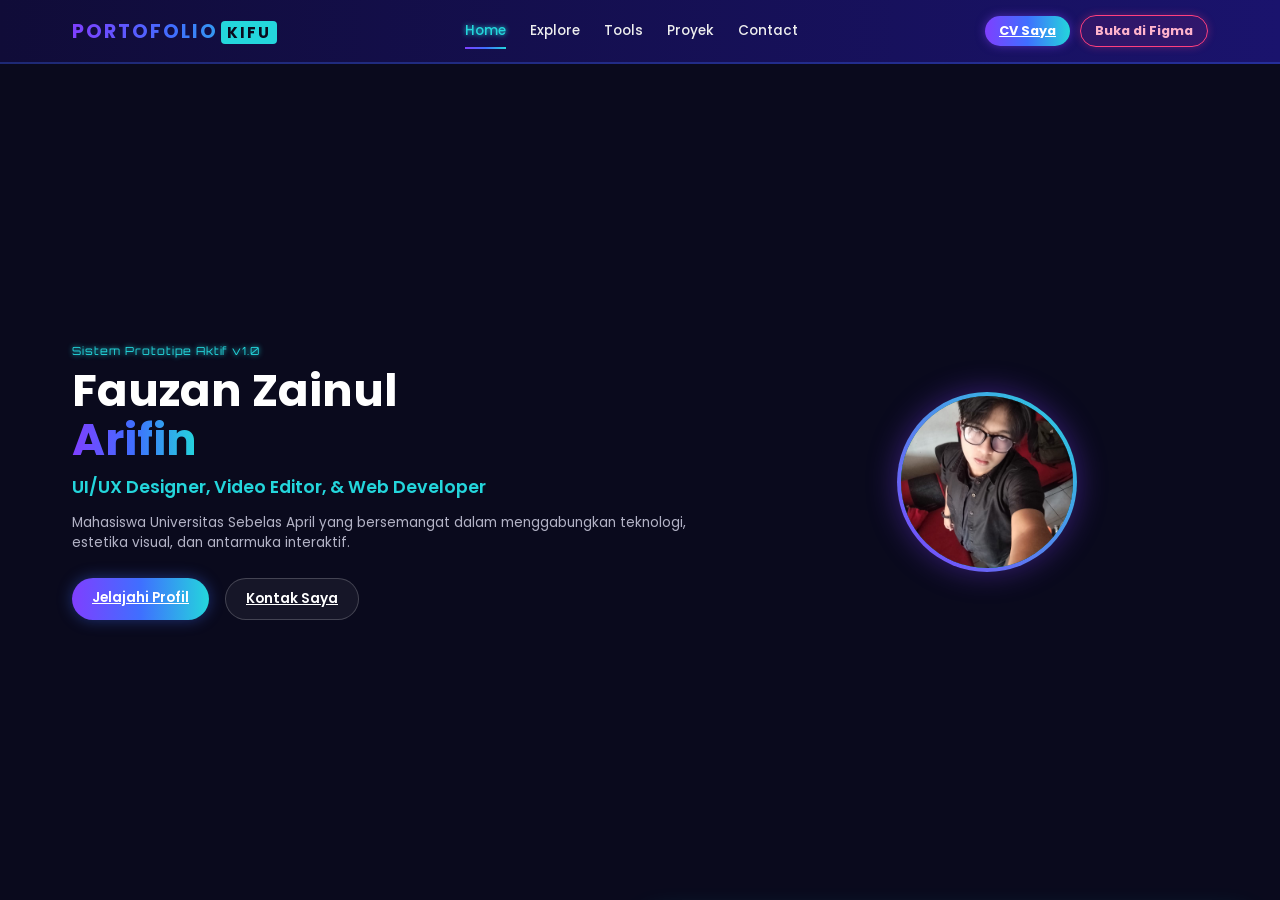
<file: robotic-portfolio/index.html>
<!DOCTYPE html>
<html lang="id">
<head>
  <meta charset="UTF-8" />
  <meta name="viewport" content="width=device-width, initial-scale=1.0" />
  <title>Portofolio Fauzan - Home</title>
  <link rel="stylesheet" href="style.css" />
  <link href="https://fonts.googleapis.com/css2?family=Orbitron:wght@400;700;900&family=Poppins:wght@300;400;500;600;700&display=swap" rel="stylesheet">
</head>
<body class="website-mode">
  <div class="website-container" id="workspace-website">
    <div class="play-screen active">
      <div class="screen-content">
            <header class="mock-header">
              <a href="index.html" class="mock-logo prototype-hotspot" data-target="screen-home">PORTOFOLIO<span>KIFU</span></a>
              <nav class="mock-nav">
                <a href="index.html" class="mock-nav-item active prototype-hotspot" id="s1-nav-home" data-target="screen-home">Home</a>
                <a href="explore.html" class="mock-nav-item prototype-hotspot" id="s1-nav-explore" data-target="screen-explore">Explore</a>
                <a href="tools.html" class="mock-nav-item prototype-hotspot" id="s1-nav-tools" data-target="screen-tools">Tools</a>
                <a href="projects.html" class="mock-nav-item prototype-hotspot" id="s1-nav-projects" data-target="screen-projects">Proyek</a>
                <a href="contact.html" class="mock-nav-item prototype-hotspot" id="s1-nav-contact" data-target="screen-contact">Contact</a>
              </nav>
              <div class="header-actions-group">
                <a href="cv.html" class="mock-btn-cv prototype-hotspot" id="s1-btn-cv" data-target="screen-cv">CV Saya</a>
                <a href="https://www.figma.com/design/xmbiVAxvjrxVwUQPai2xRK/Untitled?node-id=0-1&t=Q7VNuvc6Y4QbdU9h-1" target="_blank" class="mock-btn-figma">Buka di Figma</a>
              </div>
            </header>
            <main class="mock-main">
              <div class="hero-section">
                <div class="hero-left">
                  <div class="hero-tag">Sistem Prototipe Aktif v1.0</div>
                  <h1 class="hero-title">Fauzan Zainul<br><span>Arifin</span></h1>
                  <p class="hero-subtitle">UI/UX Designer, Video Editor, & Web Developer</p>
                  <p class="hero-desc">Mahasiswa Universitas Sebelas April yang bersemangat dalam menggabungkan teknologi, estetika visual, dan antarmuka interaktif.</p>
                  <div class="hero-actions">
                    <a href="explore.html" class="hero-btn-primary prototype-hotspot" id="s1-hero-explore" data-target="screen-explore">Jelajahi Profil</a>
                    <a href="contact.html" class="hero-btn-secondary prototype-hotspot" id="s1-hero-contact" data-target="screen-contact">Kontak Saya</a>
                  </div>
                </div>
                <div class="hero-right">
                  <div class="avatar-glow">
                    <div class="avatar-frame">
                      <div class="avatar-placeholder">
                        <span class="pulse-ring"></span>
                        <img src="gw.jpeg" alt="Fauzan Zainul Arifin" class="avatar-img" />
                      </div>
                    </div>
                  </div>
                </div>
              </div>
            </main>
          </div>
    </div>
  </div>
  
  <!-- Floating Toast Notification -->
  <div class="success-toast" id="submit-toast">
    <div class="toast-content">
      <span class="toast-icon">✉️</span>
      <div>
        <h4>Pesan Berhasil Terkirim!</h4>
        <p>Terima kasih. Formulir telah disimulasikan dan Anda dialihkan kembali ke Home.</p>
      </div>
    </div>
  </div>
  
  <script src="script.js"></script>
</body>
</html>
</file>
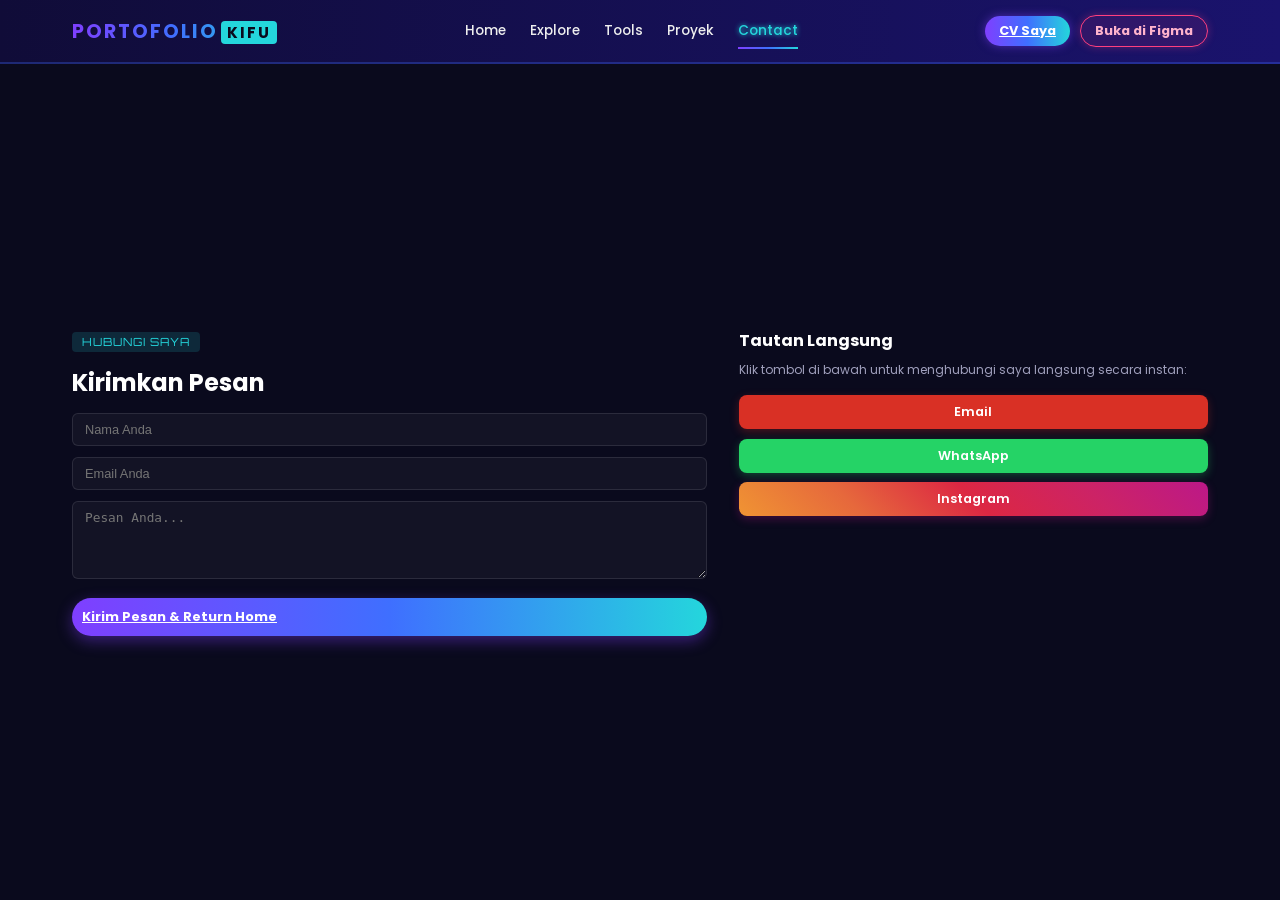
<file: robotic-portfolio/contact.html>
<!DOCTYPE html>
<html lang="id">
<head>
  <meta charset="UTF-8" />
  <meta name="viewport" content="width=device-width, initial-scale=1.0" />
  <title>Portofolio Fauzan - Contact</title>
  <link rel="stylesheet" href="style.css" />
  <link href="https://fonts.googleapis.com/css2?family=Orbitron:wght@400;700;900&family=Poppins:wght@300;400;500;600;700&display=swap" rel="stylesheet">
</head>
<body class="website-mode">
  <div class="website-container" id="workspace-website">
    <div class="play-screen active">
      <div class="screen-content">
            <header class="mock-header">
              <a href="index.html" class="mock-logo prototype-hotspot" data-target="screen-home">PORTOFOLIO<span>KIFU</span></a>
              <nav class="mock-nav">
                <a href="index.html" class="mock-nav-item prototype-hotspot" id="s8-nav-home" data-target="screen-home">Home</a>
                <a href="explore.html" class="mock-nav-item prototype-hotspot" id="s8-nav-explore" data-target="screen-explore">Explore</a>
                <a href="tools.html" class="mock-nav-item prototype-hotspot" id="s8-nav-tools" data-target="screen-tools">Tools</a>
                <a href="projects.html" class="mock-nav-item prototype-hotspot" id="s8-nav-projects" data-target="screen-projects">Proyek</a>
                <a href="contact.html" class="mock-nav-item active prototype-hotspot" id="s8-nav-contact" data-target="screen-contact">Contact</a>
              </nav>
              <div class="header-actions-group">
                <a href="cv.html" class="mock-btn-cv prototype-hotspot" id="s8-btn-cv" data-target="screen-cv">CV Saya</a>
                <a href="https://www.figma.com/design/xmbiVAxvjrxVwUQPai2xRK/Untitled?node-id=0-1&t=Q7VNuvc6Y4QbdU9h-1" target="_blank" class="mock-btn-figma">Buka di Figma</a>
              </div>
            </header>
            <main class="mock-main">
              <div class="contact-section-inner">
                <div class="contact-left">
                  <div class="section-badge">HUBUNGI SAYA</div>
                  <h2>Kirimkan Pesan</h2>
                  <form class="contact-form-sim" onsubmit="event.preventDefault(); triggerSubmitSim();">
                    <input type="text" placeholder="Nama Anda" class="contact-input" required />
                    <input type="email" placeholder="Email Anda" class="contact-input" required />
                    <textarea placeholder="Pesan Anda..." class="contact-textarea" rows="4" required></textarea>
                    <!-- Form submit triggers transition back to Home with a success toast -->
                    <a href="index.html" class="contact-btn-submit prototype-hotspot" id="s8-btn-submit" data-target="screen-home" onclick="triggerSubmitSim()">Kirim Pesan & Return Home</a>
                  </form>
                </div>
                <div class="contact-right">
                  <h3>Tautan Langsung</h3>
                  <p>Klik tombol di bawah untuk menghubungi saya langsung secara instan:</p>
                  <div class="direct-links-grid">
                    <a href="https://mail.google.com/mail/?view=cm&fs=1&to=fauzanzainularifin14@gmail.com" target="_blank" class="contact-social-btn email-btn">
                      <span>Email</span>
                    </a>
                    <a href="https://wa.me/6281368740383?text=halo%20kak%20fauzan%20saya%20ingin%20berkenalan%20dengan%20anda" target="_blank" class="contact-social-btn wa-btn">
                      <span>WhatsApp</span>
                    </a>
                    <a href="https://www.instagram.com/holdupp_zannn" target="_blank" class="contact-social-btn ig-btn">
                      <span>Instagram</span>
                    </a>
                  </div>
                </div>
              </div>
            </main>
          </div>
    </div>
  </div>
  
  
  
  <script src="script.js"></script>
</body>
</html>
</file>
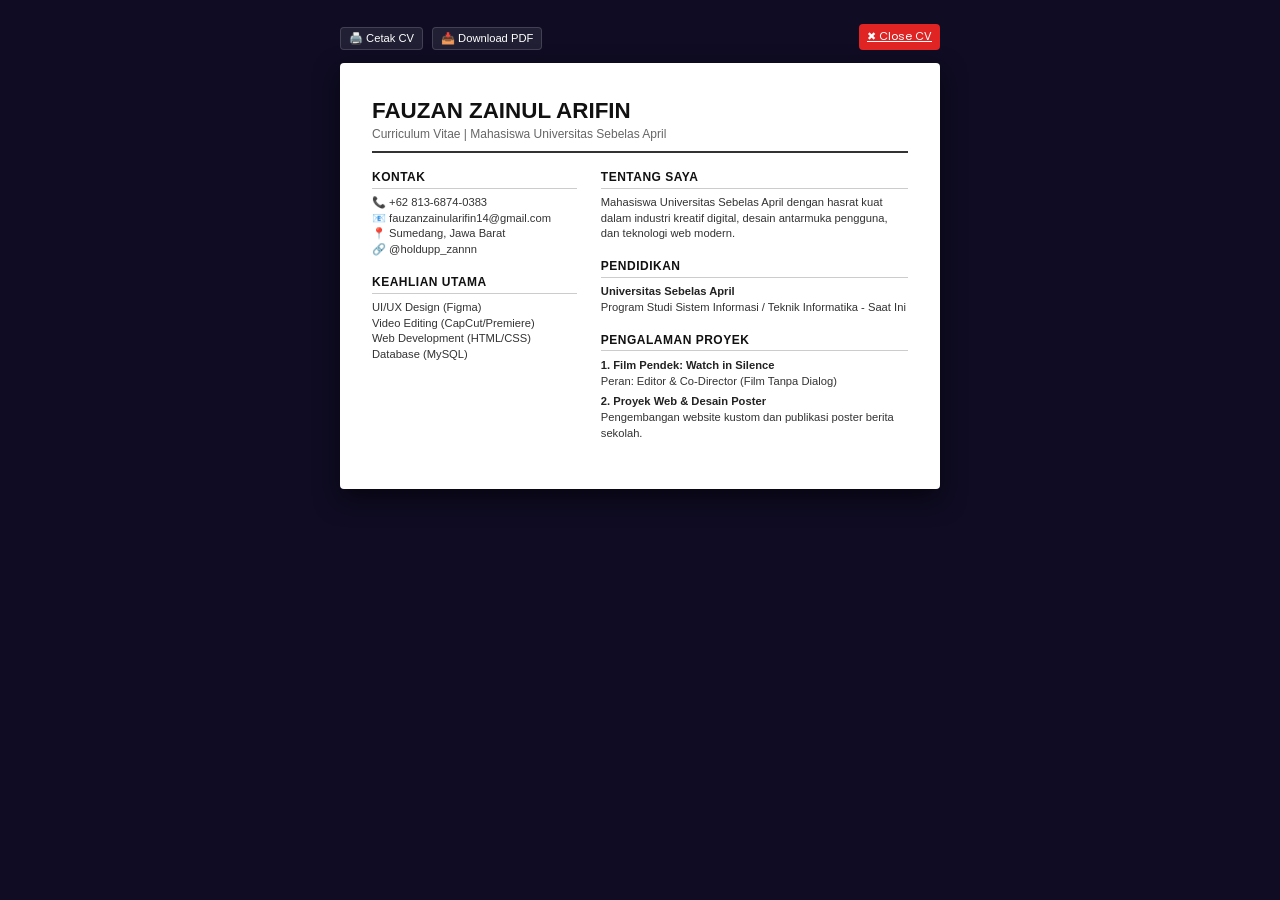
<file: robotic-portfolio/cv.html>
<!DOCTYPE html>
<html lang="id">
<head>
  <meta charset="UTF-8" />
  <meta name="viewport" content="width=device-width, initial-scale=1.0" />
  <title>Portofolio Fauzan - CV Saya</title>
  <link rel="stylesheet" href="style.css" />
  <link href="https://fonts.googleapis.com/css2?family=Orbitron:wght@400;700;900&family=Poppins:wght@300;400;500;600;700&display=swap" rel="stylesheet">
</head>
<body class="website-mode">
  <div class="website-container" id="workspace-website">
    <div class="play-screen active">
      <div class="screen-content bg-grid-cv">
            <div class="cv-app-container">
              <div class="cv-doc-header">
                <div class="cv-doc-actions">
                  <button class="cv-action-btn print-btn">🖨️ Cetak CV</button>
                  <button class="cv-action-btn download-btn">📥 Download PDF</button>
                </div>
                <a href="index.html" class="cv-close-btn prototype-hotspot" id="s9-btn-close" data-target="screen-home">✖ Close CV</a>
              </div>
              <div class="cv-paper">
                <div class="cv-hero-banner">
                  <h2>FAUZAN ZAINUL ARIFIN</h2>
                  <p>Curriculum Vitae | Mahasiswa Universitas Sebelas April</p>
                </div>
                <div class="cv-body-grid">
                  <div class="cv-col-left">
                    <div class="cv-sec">
                      <h4>KONTAK</h4>
                      <ul>
                        <li>📞 +62 813-6874-0383</li>
                        <li>📧 fauzanzainularifin14@gmail.com</li>
                        <li>📍 Sumedang, Jawa Barat</li>
                        <li>🔗 @holdupp_zannn</li>
                      </ul>
                    </div>
                    <div class="cv-sec">
                      <h4>KEAHLIAN UTAMA</h4>
                      <ul>
                        <li>UI/UX Design (Figma)</li>
                        <li>Video Editing (CapCut/Premiere)</li>
                        <li>Web Development (HTML/CSS)</li>
                        <li>Database (MySQL)</li>
                      </ul>
                    </div>
                  </div>
                  <div class="cv-col-right">
                    <div class="cv-sec">
                      <h4>TENTANG SAYA</h4>
                      <p>Mahasiswa Universitas Sebelas April dengan hasrat kuat dalam industri kreatif digital, desain antarmuka pengguna, dan teknologi web modern.</p>
                    </div>
                    <div class="cv-sec">
                      <h4>PENDIDIKAN</h4>
                      <strong>Universitas Sebelas April</strong>
                      <p>Program Studi Sistem Informasi / Teknik Informatika - Saat Ini</p>
                    </div>
                    <div class="cv-sec">
                      <h4>PENGALAMAN PROYEK</h4>
                      <strong>1. Film Pendek: Watch in Silence</strong>
                      <p>Peran: Editor & Co-Director (Film Tanpa Dialog)</p>
                      <strong>2. Proyek Web & Desain Poster</strong>
                      <p>Pengembangan website kustom dan publikasi poster berita sekolah.</p>
                    </div>
                  </div>
                </div>
              </div>
            </div>
          </div>
    </div>
  </div>
  
  
  
  <script src="script.js"></script>
</body>
</html>
</file>
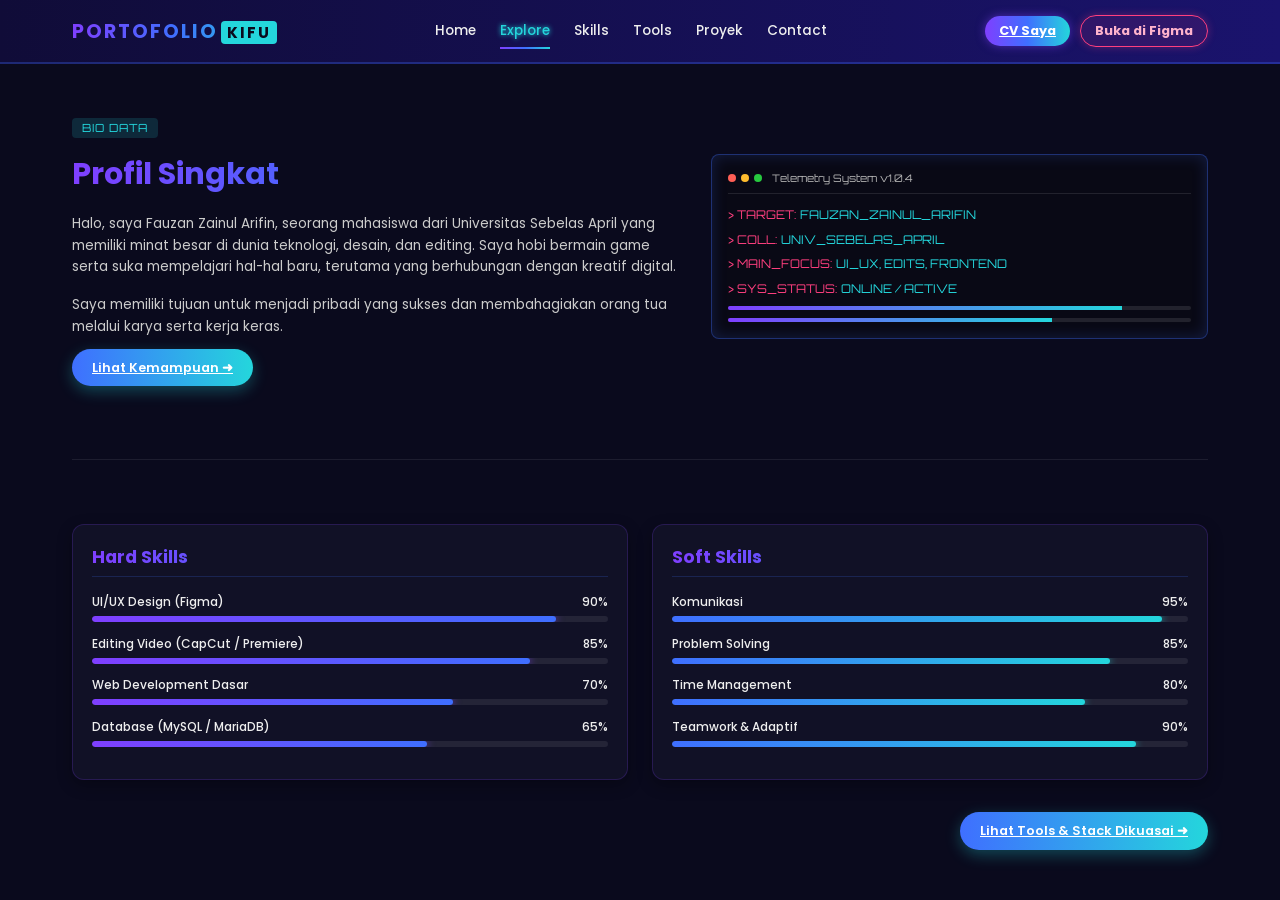
<file: robotic-portfolio/explore.html>
<!DOCTYPE html>
<html lang="id">
<head>
  <meta charset="UTF-8" />
  <meta name="viewport" content="width=device-width, initial-scale=1.0" />
  <title>Portofolio Fauzan - Explore</title>
  <link rel="stylesheet" href="style.css" />
  <link href="https://fonts.googleapis.com/css2?family=Orbitron:wght@400;700;900&family=Poppins:wght@300;400;500;600;700&display=swap" rel="stylesheet">
</head>
<body class="website-mode">
  <div class="website-container" id="workspace-website">
    <div class="play-screen active">
      <div class="screen-content">
            <header class="mock-header">
              <a href="index.html" class="mock-logo prototype-hotspot" data-target="screen-home">PORTOFOLIO<span>KIFU</span></a>
              <nav class="mock-nav">
                <a href="index.html" class="mock-nav-item prototype-hotspot" id="s2-nav-home" data-target="screen-home">Home</a>
                <a href="explore.html" class="mock-nav-item active prototype-hotspot" id="s2-nav-explore" data-target="screen-explore">Explore</a>
                <a href="#skills-section" class="mock-nav-item prototype-hotspot" id="s2-nav-skills" data-target="screen-skills">Skills</a>
                <a href="tools.html" class="mock-nav-item prototype-hotspot" id="s2-nav-tools" data-target="screen-tools">Tools</a>
                <a href="projects.html" class="mock-nav-item prototype-hotspot" id="s2-nav-projects" data-target="screen-projects">Proyek</a>
                <a href="contact.html" class="mock-nav-item prototype-hotspot" id="s2-nav-contact" data-target="screen-contact">Contact</a>
              </nav>
              <div class="header-actions-group">
                <a href="cv.html" class="mock-btn-cv prototype-hotspot" id="s2-btn-cv" data-target="screen-cv">CV Saya</a>
                <a href="https://www.figma.com/design/xmbiVAxvjrxVwUQPai2xRK/Untitled?node-id=0-1&t=Q7VNuvc6Y4QbdU9h-1" target="_blank" class="mock-btn-figma">Buka di Figma</a>
              </div>
            </header>
            <main class="mock-main">
              <div class="explore-section">
                <div class="explore-left">
                  <div class="section-badge">BIO DATA</div>
                  <h2 class="section-title">Profil Singkat</h2>
                  <p class="explore-p">Halo, saya Fauzan Zainul Arifin, seorang mahasiswa dari Universitas Sebelas April yang memiliki minat besar di dunia teknologi, desain, dan editing. Saya hobi bermain game serta suka mempelajari hal-hal baru, terutama yang berhubungan dengan kreatif digital.</p>
                  <p class="explore-p">Saya memiliki tujuan untuk menjadi pribadi yang sukses dan membahagiakan orang tua melalui karya serta kerja keras.</p>
                  <a href="explore.html#skills-section" class="explore-btn-next prototype-hotspot" id="s2-btn-skills" data-target="screen-skills">Lihat Kemampuan ➜</a>
                </div>
                <div class="explore-right">
                  <div class="robotic-terminal">
                    <div class="terminal-header">
                      <span class="dot red"></span>
                      <span class="dot yellow"></span>
                      <span class="dot green"></span>
                      <span class="terminal-title">Telemetry System v1.0.4</span>
                    </div>
                    <div class="terminal-body">
                      <div class="term-row"><span class="lbl">> TARGET:</span> <span class="val">FAUZAN_ZAINUL_ARIFIN</span></div>
                      <div class="term-row"><span class="lbl">> COLL:</span> <span class="val">UNIV_SEBELAS_APRIL</span></div>
                      <div class="term-row"><span class="lbl">> MAIN_FOCUS:</span> <span class="val">UI_UX, EDITS, FRONTEND</span></div>
                      <div class="term-row"><span class="lbl">> SYS_STATUS:</span> <span class="val pulse-text">ONLINE / ACTIVE</span></div>
                      <div class="term-graph">
                        <div class="bar-fill" style="width: 85%;"></div>
                      </div>
                      <div class="term-graph">
                        <div class="bar-fill" style="width: 70%; animation-delay: 0.5s;"></div>
                      </div>
                    </div>
                  </div>
                </div>
              </div>
              <!-- Combined Skills Section -->
              <div class="skills-layout" id="skills-section" style="margin-top: 5rem; border-top: 1px solid rgba(255, 255, 255, 0.08); padding-top: 4rem;">
                <div class="skills-card">
                  <h3>Hard Skills</h3>
                  <div class="skill-item-bar">
                    <div class="skill-info"><span>UI/UX Design (Figma)</span><span>90%</span></div>
                    <div class="bar-bg"><div class="bar-fill-neon" style="width: 90%;"></div></div>
                  </div>
                  <div class="skill-item-bar">
                    <div class="skill-info"><span>Editing Video (CapCut / Premiere)</span><span>85%</span></div>
                    <div class="bar-bg"><div class="bar-fill-neon" style="width: 85%;"></div></div>
                  </div>
                  <div class="skill-item-bar">
                    <div class="skill-info"><span>Web Development Dasar</span><span>70%</span></div>
                    <div class="bar-bg"><div class="bar-fill-neon" style="width: 70%;"></div></div>
                  </div>
                  <div class="skill-item-bar">
                    <div class="skill-info"><span>Database (MySQL / MariaDB)</span><span>65%</span></div>
                    <div class="bar-bg"><div class="bar-fill-neon" style="width: 65%;"></div></div>
                  </div>
                </div>

                <div class="skills-card">
                  <h3>Soft Skills</h3>
                  <div class="skill-item-bar">
                    <div class="skill-info"><span>Komunikasi</span><span>95%</span></div>
                    <div class="bar-bg"><div class="bar-fill-neon blue" style="width: 95%;"></div></div>
                  </div>
                  <div class="skill-item-bar">
                    <div class="skill-info"><span>Problem Solving</span><span>85%</span></div>
                    <div class="bar-bg"><div class="bar-fill-neon blue" style="width: 85%;"></div></div>
                  </div>
                  <div class="skill-item-bar">
                    <div class="skill-info"><span>Time Management</span><span>80%</span></div>
                    <div class="bar-bg"><div class="bar-fill-neon blue" style="width: 80%;"></div></div>
                  </div>
                  <div class="skill-item-bar">
                    <div class="skill-info"><span>Teamwork & Adaptif</span><span>90%</span></div>
                    <div class="bar-bg"><div class="bar-fill-neon blue" style="width: 90%;"></div></div>
                  </div>
                </div>
              </div>
              <div class="skills-footer">
                <a href="tools.html" class="skills-btn-next prototype-hotspot" id="s3-btn-tools" data-target="screen-tools">Lihat Tools & Stack Dikuasai ➜</a>
              </div>
</main>
          </div>
    </div>
  </div>
  
  
  
  <script src="script.js"></script>
</body>
</html>
</file>
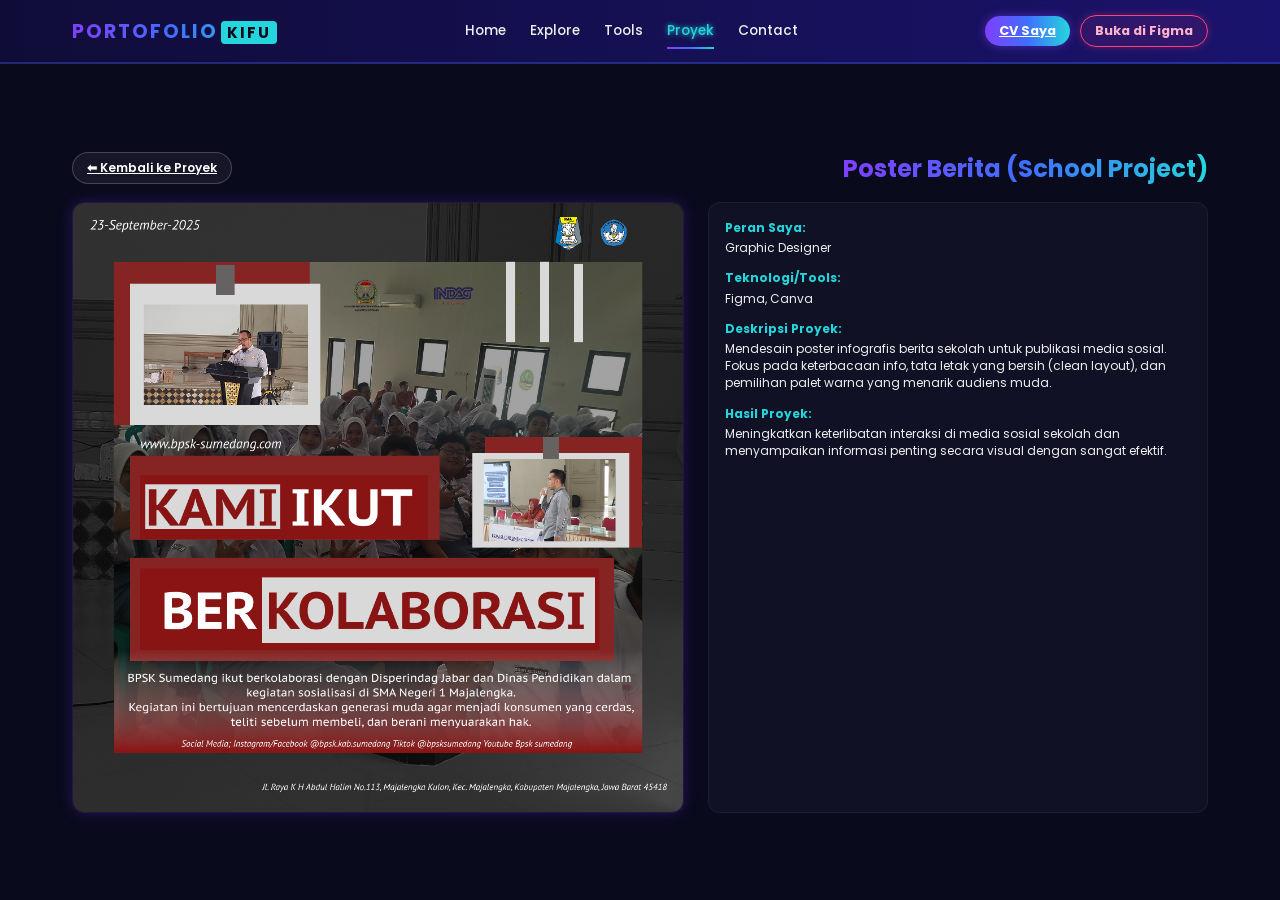
<file: robotic-portfolio/project-detail-3.html>
<!DOCTYPE html>
<html lang="id">
<head>
  <meta charset="UTF-8" />
  <meta name="viewport" content="width=device-width, initial-scale=1.0" />
  <title>Portofolio Fauzan - Poster Berita</title>
  <link rel="stylesheet" href="style.css" />
  <link href="https://fonts.googleapis.com/css2?family=Orbitron:wght@400;700;900&family=Poppins:wght@300;400;500;600;700&display=swap" rel="stylesheet">
</head>
<body class="website-mode">
  <div class="website-container" id="workspace-website">
    <div class="play-screen active">
      <div class="screen-content">
            <header class="mock-header">
              <a href="index.html" class="mock-logo prototype-hotspot" data-target="screen-home">PORTOFOLIO<span>KIFU</span></a>
              <nav class="mock-nav">
                <a href="index.html" class="mock-nav-item prototype-hotspot" id="s10-nav-home" data-target="screen-home">Home</a>
                <a href="explore.html" class="mock-nav-item prototype-hotspot" id="s10-nav-explore" data-target="screen-explore">Explore</a>
                <a href="tools.html" class="mock-nav-item prototype-hotspot" id="s10-nav-tools" data-target="screen-tools">Tools</a>
                <a href="projects.html" class="mock-nav-item active prototype-hotspot" id="s10-nav-projects" data-target="screen-projects">Proyek</a>
                <a href="contact.html" class="mock-nav-item prototype-hotspot" id="s10-nav-contact" data-target="screen-contact">Contact</a>
              </nav>
              <div class="header-actions-group">
                <a href="cv.html" class="mock-btn-cv prototype-hotspot" id="s10-btn-cv" data-target="screen-cv">CV Saya</a>
                <a href="https://www.figma.com/design/xmbiVAxvjrxVwUQPai2xRK/Untitled?node-id=0-1&t=Q7VNuvc6Y4QbdU9h-1" target="_blank" class="mock-btn-figma">Buka di Figma</a>
              </div>
            </header>
            <main class="mock-main">
              <div class="project-detail-layout">
                <div class="detail-header-row">
                  <a href="projects.html" class="btn-back-projects prototype-hotspot" id="s10-btn-back" data-target="screen-projects">⬅ Kembali ke Proyek</a>
                  <h2 class="detail-title">Poster Berita (School Project)</h2>
                </div>
                <div class="detail-grid">
                  <div class="detail-visual">
                    <div class="poster-preview-container">
                      <img src="Instagram post - 2.png" alt="Poster Berita" class="poster-detail-img" />
                    </div>
                  </div>
                  <div class="detail-info-card">
                    <div class="detail-meta-item">
                      <strong>Peran Saya:</strong>
                      <span>Graphic Designer</span>
                    </div>
                    <div class="detail-meta-item">
                      <strong>Teknologi/Tools:</strong>
                      <span>Figma, Canva</span>
                    </div>
                    <div class="detail-meta-item">
                      <strong>Deskripsi Proyek:</strong>
                      <span>Mendesain poster infografis berita sekolah untuk publikasi media sosial. Fokus pada keterbacaan info, tata letak yang bersih (clean layout), dan pemilihan palet warna yang menarik audiens muda.</span>
                    </div>
                    <div class="detail-meta-item">
                      <strong>Hasil Proyek:</strong>
                      <span>Meningkatkan keterlibatan interaksi di media sosial sekolah dan menyampaikan informasi penting secara visual dengan sangat efektif.</span>
                    </div>
                  </div>
                </div>
              </div>
            </main>
          </div>
    </div>
  </div>
  
  
  
  <script src="script.js"></script>
</body>
</html>
</file>
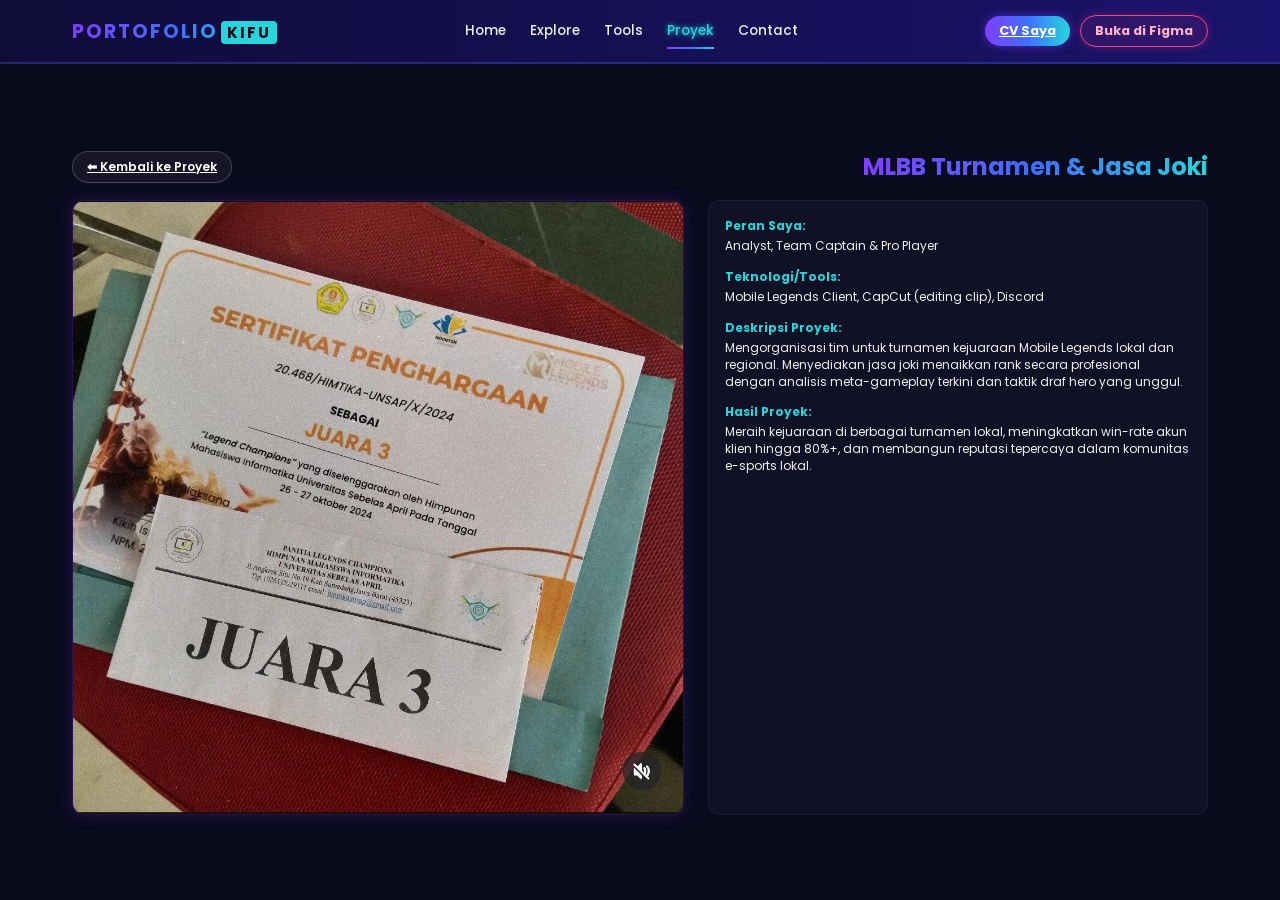
<file: robotic-portfolio/project-detail-4.html>
<!DOCTYPE html>
<html lang="id">
<head>
  <meta charset="UTF-8" />
  <meta name="viewport" content="width=device-width, initial-scale=1.0" />
  <title>Portofolio Fauzan - MLBB Tournament</title>
  <link rel="stylesheet" href="style.css" />
  <link href="https://fonts.googleapis.com/css2?family=Orbitron:wght@400;700;900&family=Poppins:wght@300;400;500;600;700&display=swap" rel="stylesheet">
</head>
<body class="website-mode">
  <div class="website-container" id="workspace-website">
    <div class="play-screen active">
      <div class="screen-content">
            <header class="mock-header">
              <a href="index.html" class="mock-logo prototype-hotspot" data-target="screen-home">PORTOFOLIO<span>KIFU</span></a>
              <nav class="mock-nav">
                <a href="index.html" class="mock-nav-item prototype-hotspot" id="s11-nav-home" data-target="screen-home">Home</a>
                <a href="explore.html" class="mock-nav-item prototype-hotspot" id="s11-nav-explore" data-target="screen-explore">Explore</a>
                <a href="tools.html" class="mock-nav-item prototype-hotspot" id="s11-nav-tools" data-target="screen-tools">Tools</a>
                <a href="projects.html" class="mock-nav-item active prototype-hotspot" id="s11-nav-projects" data-target="screen-projects">Proyek</a>
                <a href="contact.html" class="mock-nav-item prototype-hotspot" id="s11-nav-contact" data-target="screen-contact">Contact</a>
              </nav>
              <div class="header-actions-group">
                <a href="cv.html" class="mock-btn-cv prototype-hotspot" id="s11-btn-cv" data-target="screen-cv">CV Saya</a>
                <a href="https://www.figma.com/design/xmbiVAxvjrxVwUQPai2xRK/Untitled?node-id=0-1&t=Q7VNuvc6Y4QbdU9h-1" target="_blank" class="mock-btn-figma">Buka di Figma</a>
              </div>
            </header>
            <main class="mock-main">
              <div class="project-detail-layout">
                <div class="detail-header-row">
                  <a href="projects.html" class="btn-back-projects prototype-hotspot" id="s11-btn-back" data-target="screen-projects">⬅ Kembali ke Proyek</a>
                  <h2 class="detail-title">MLBB Turnamen & Jasa Joki</h2>
                </div>
                <div class="detail-grid">
                  <div class="detail-visual">
                    <div class="ml-preview-container">
                      <img src="ml.jpeg" alt="Mobile Legends Tournament" class="ml-detail-img" />
                    </div>
                  </div>
                  <div class="detail-info-card">
                    <div class="detail-meta-item">
                      <strong>Peran Saya:</strong>
                      <span>Analyst, Team Captain & Pro Player</span>
                    </div>
                    <div class="detail-meta-item">
                      <strong>Teknologi/Tools:</strong>
                      <span>Mobile Legends Client, CapCut (editing clip), Discord</span>
                    </div>
                    <div class="detail-meta-item">
                      <strong>Deskripsi Proyek:</strong>
                      <span>Mengorganisasi tim untuk turnamen kejuaraan Mobile Legends lokal dan regional. Menyediakan jasa joki menaikkan rank secara profesional dengan analisis meta-gameplay terkini dan taktik draf hero yang unggul.</span>
                    </div>
                    <div class="detail-meta-item">
                      <strong>Hasil Proyek:</strong>
                      <span>Meraih kejuaraan di berbagai turnamen lokal, meningkatkan win-rate akun klien hingga 80%+, dan membangun reputasi tepercaya dalam komunitas e-sports lokal.</span>
                    </div>
                  </div>
                </div>
              </div>
            </main>
          </div>
    </div>
  </div>
  
  
  
  <script src="script.js"></script>
</body>
</html>
</file>
<file: robotic-portfolio/style.css>
/* ==========================================================================
   RESET & SYSTEM VARIABLE DEFINITIONS
   ========================================================================== */
@import url('https://fonts.googleapis.com/css2?family=Orbitron:wght@400;700;900&family=Poppins:wght@300;400;500;600;700&display=swap');

:root {
  /* Figma Prototyper Palette */
  --figma-bg: #1e1e1e;
  --figma-top-bar: #2c2c2c;
  --figma-sidebar: #2c2c2c;
  --figma-border: #3c3c3c;
  --figma-selected: #18a0fb;
  --figma-hotspot-bg: rgba(24, 160, 251, 0.25);
  --figma-hotspot-border: #18a0fb;
  --figma-text-muted: #b3b3b3;

  /* Fauzan's Neon Robotic Palette */
  --bg-dark: #0a0a1d;
  --color-start: #7f3fff;
  --color-mid: #3f6fff;
  --color-end: #24d6dc;
  --font-family: 'Poppins', sans-serif;
  --font-tech: 'Orbitron', sans-serif;
  --neon-gradient: linear-gradient(90deg, #7f3fff, #3f6fff, #24d6dc);
  --text-shadow-neon: 0 0 8px rgba(127, 63, 255, 0.6), 0 0 20px rgba(63, 111, 255, 0.7), 0 0 30px rgba(36, 214, 220, 0.7);
  --btn-gradient: linear-gradient(90deg, #7f3fff 0%, #3f6fff 50%, #24d6dc 100%);
  --card-bg: #121229;
  
  --wire-color: #24d6dc;
  --wire-color-selected: #ff3f7f;
}

* {
  box-sizing: border-box;
  margin: 0;
  padding: 0;
}

body {
  font-family: var(--font-family);
  background: var(--figma-bg);
  color: #ffffff;
  overflow: hidden;
  height: 100vh;
  display: flex;
  flex-direction: column;
}

/* ==========================================================================
   TOP BAR HEADER CONTROL
   ========================================================================== */
.top-bar {
  height: 52px;
  background: var(--figma-top-bar);
  border-bottom: 1px solid var(--figma-border);
  display: flex;
  justify-content: space-between;
  align-items: center;
  padding: 0 1rem;
  z-index: 1000;
  user-select: none;
}

.top-left {
  display: flex;
  align-items: center;
  gap: 0.8rem;
}

.prototype-logo {
  display: flex;
  align-items: center;
  gap: 0.5rem;
  font-weight: 700;
  font-size: 0.9rem;
  letter-spacing: 0.5px;
}

.figma-icon {
  width: 14px;
  height: 21px;
}

.divider {
  width: 1px;
  height: 20px;
  background: var(--figma-border);
}

.project-name {
  color: var(--figma-text-muted);
  font-size: 0.85rem;
  font-weight: 500;
}

.top-middle {
  flex-grow: 1;
  display: flex;
  justify-content: center;
}

.mode-tabs {
  display: flex;
  background: #1e1e1e;
  padding: 2px;
  border-radius: 6px;
  border: 1px solid var(--figma-border);
}

.mode-tab {
  background: transparent;
  border: none;
  color: var(--figma-text-muted);
  padding: 6px 14px;
  border-radius: 4px;
  font-size: 0.8rem;
  font-weight: 600;
  cursor: pointer;
  display: flex;
  align-items: center;
  gap: 0.4rem;
  transition: all 0.2s ease;
}

.mode-tab:hover {
  color: #ffffff;
}

.mode-tab.active {
  background: var(--figma-border);
  color: #ffffff;
  box-shadow: 0 1px 3px rgba(0,0,0,0.3);
}

.top-right {
  display: flex;
  align-items: center;
  gap: 1rem;
}

.canvas-controls {
  display: flex;
  align-items: center;
  gap: 0.5rem;
}

.control-btn {
  background: #333333;
  color: #ffffff;
  border: none;
  width: 24px;
  height: 24px;
  border-radius: 4px;
  font-size: 0.85rem;
  cursor: pointer;
  display: flex;
  align-items: center;
  justify-content: center;
}

.control-btn:hover {
  background: #444444;
}

.zoom-pct {
  font-size: 0.8rem;
  font-weight: 600;
  min-width: 36px;
  text-align: center;
}

.view-toggles {
  display: flex;
  gap: 1rem;
}

.toggle-container {
  display: flex;
  align-items: center;
  gap: 0.4rem;
  font-size: 0.75rem;
  cursor: pointer;
  color: var(--figma-text-muted);
}

.toggle-container input {
  cursor: pointer;
}

/* ==========================================================================
   WORKSPACE CONTAINER (CANVAS MODE)
   ========================================================================== */
.workspace-container {
  flex-grow: 1;
  display: flex;
  position: relative;
  overflow: hidden;
  height: calc(100vh - 52px);
}

/* SIDEBAR LAYOUTS */
.sidebar {
  width: 260px;
  background: var(--figma-sidebar);
  border-right: 1px solid var(--figma-border);
  display: flex;
  flex-direction: column;
  z-index: 10;
  flex-shrink: 0;
  user-select: none;
}

.right-sidebar {
  border-right: none;
  border-left: 1px solid var(--figma-border);
}

.sidebar-header {
  padding: 0.8rem 1rem;
  border-bottom: 1px solid var(--figma-border);
}

.sidebar-header h3 {
  font-size: 0.75rem;
  text-transform: uppercase;
  letter-spacing: 1px;
  color: var(--figma-text-muted);
  font-weight: 700;
}

.sidebar-content {
  flex-grow: 1;
  overflow-y: auto;
  padding: 0.5rem 0;
}

/* Layers list styling */
.layers-list, .connections-list {
  list-style: none;
}

.layer-item, .conn-item {
  padding: 8px 16px;
  font-size: 0.8rem;
  color: var(--figma-text-muted);
  cursor: pointer;
  display: flex;
  align-items: center;
  gap: 0.5rem;
  transition: all 0.15s ease;
}

.layer-item:hover, .conn-item:hover {
  background: rgba(255,255,255,0.05);
  color: #ffffff;
}

.layer-item.active, .conn-item.active {
  background: rgba(24, 160, 251, 0.15);
  color: #18a0fb;
  font-weight: 600;
}

.layer-icon {
  font-size: 0.75rem;
  opacity: 0.7;
}

/* Connection Inspector Panel */
.inspector-section {
  padding: 1rem;
}

.inspector-section.empty-state {
  color: var(--figma-text-muted);
  font-size: 0.8rem;
  line-height: 1.5;
  text-align: center;
  padding-top: 3rem;
}

.inspector-item {
  margin-bottom: 1.2rem;
  display: flex;
  flex-direction: column;
  gap: 0.3rem;
}

.ins-label {
  font-size: 0.7rem;
  text-transform: uppercase;
  color: var(--figma-text-muted);
  letter-spacing: 0.5px;
}

.ins-value {
  font-size: 0.85rem;
  font-weight: 600;
  color: #ffffff;
}

.glow-badge {
  display: inline-block;
  background: rgba(127, 63, 255, 0.2);
  color: #b58dff;
  padding: 3px 8px;
  border-radius: 4px;
  border: 1px solid rgba(127, 63, 255, 0.4);
  font-size: 0.75rem;
}

.highlight-blue {
  color: #24d6dc;
}

.highlight-green {
  color: #0acf83;
}

.action-card-play {
  margin-top: 2rem;
  background: #1a1a1a;
  border: 1px solid var(--figma-border);
  padding: 1rem;
  border-radius: 8px;
  text-align: center;
}

.action-card-play p {
  font-size: 0.75rem;
  color: var(--figma-text-muted);
  margin-bottom: 0.8rem;
}

.btn-play-trigger {
  background: var(--figma-selected);
  color: #ffffff;
  border: none;
  padding: 8px 16px;
  border-radius: 6px;
  font-size: 0.8rem;
  font-weight: 600;
  cursor: pointer;
  width: 100%;
  transition: opacity 0.2s ease;
}

.btn-play-trigger:hover {
  opacity: 0.9;
}

/* ==========================================================================
   CANVAS WINDOW (EDITOR VIEWER)
   ========================================================================== */
.canvas-viewport {
  flex-grow: 1;
  position: relative;
  overflow: auto;
  cursor: grab;
  /* Glowing Space/Grid Background */
  background-color: #0d0c1d;
  background-image: 
    radial-gradient(rgba(127, 63, 255, 0.12) 1.5px, transparent 0),
    radial-gradient(rgba(36, 214, 220, 0.08) 2px, transparent 0);
  background-size: 32px 32px, 64px 64px;
  background-position: 0 0, 16px 16px;
  user-select: none;
}

.canvas-viewport:active {
  cursor: grabbing;
}

.canvas-inner {
  position: absolute;
  width: 4000px;
  height: 3000px;
  transform-origin: top left;
  transition: transform 0.1s linear; /* Responsive rendering on zoom/pan */
}

/* SVG Wires Overlay */
.wires-overlay {
  position: absolute;
  top: 0;
  left: 0;
  width: 100%;
  height: 100%;
  pointer-events: none;
  z-index: 5;
}

/* Wire Paths */
.wire-path {
  fill: none;
  stroke: var(--wire-color);
  stroke-width: 2.5;
  cursor: pointer;
  pointer-events: visibleStroke;
  transition: stroke 0.2s, stroke-width 0.2s;
}

.wire-path:hover, .wire-path.active {
  stroke: var(--wire-color-selected);
  stroke-width: 3.5;
  filter: drop-shadow(0 0 4px var(--wire-color-selected));
}

.wire-path.glowing {
  stroke-dasharray: 8 4;
  animation: dash 30s linear infinite;
}

@keyframes dash {
  to {
    stroke-dashoffset: -1000;
  }
}

/* Wire hotspots */
.wire-hotspot {
  fill: rgba(36, 214, 220, 0.15);
  stroke: #24d6dc;
  stroke-width: 1.5;
  cursor: pointer;
  pointer-events: fill;
  transition: all 0.2s ease;
}

.wire-hotspot:hover {
  fill: rgba(255, 63, 127, 0.25);
  stroke: #ff3f7f;
}

/* ==========================================================================
   FIGMA SCREEN FRAMES
   ========================================================================== */
.figma-frame {
  position: absolute;
  width: 1024px;
  height: 640px;
  background: var(--bg-dark);
  border: 1px dashed rgba(255, 255, 255, 0.25);
  box-shadow: 0 20px 50px rgba(0, 0, 0, 0.6);
  border-radius: 8px;
  display: flex;
  flex-direction: column;
  overflow: hidden;
  z-index: 2;
  transition: border-color 0.2s, box-shadow 0.2s;
}

.figma-frame:hover {
  border-color: rgba(24, 160, 251, 0.5);
  box-shadow: 0 20px 50px rgba(0, 0, 0, 0.6), 0 0 20px rgba(24, 160, 251, 0.15);
}

.figma-frame.active {
  border: 2px solid var(--figma-selected);
  border-color: var(--figma-selected);
}

.frame-label {
  position: absolute;
  top: -24px;
  left: 0;
  display: flex;
  gap: 8px;
  font-size: 11px;
  font-family: sans-serif;
  color: var(--figma-text-muted);
  pointer-events: none;
}

.frame-name {
  font-weight: 700;
  color: #ffffff;
}

.frame-size {
  opacity: 0.6;
}

.figma-frame.active .frame-name {
  color: var(--figma-selected);
}

/* Screen viewport content */
.screen-content {
  width: 100%;
  height: 100%;
  display: flex;
  flex-direction: column;
  background: var(--bg-dark);
  position: relative;
  overflow-y: auto;
  overflow-x: hidden;
}

/* Custom Scrollbar for screens inside editor */
.screen-content::-webkit-scrollbar {
  width: 8px;
}
.screen-content::-webkit-scrollbar-track {
  background: rgba(0, 0, 0, 0.3);
}
.screen-content::-webkit-scrollbar-thumb {
  background: rgba(255, 255, 255, 0.15);
  border-radius: 4px;
}

/* Hotspot areas indicators (only shown when checked) */
.prototype-hotspot {
  position: relative;
  cursor: pointer;
}

body.show-hotspots-active .prototype-hotspot::after {
  content: '';
  position: absolute;
  top: 0;
  left: 0;
  right: 0;
  bottom: 0;
  border-radius: 4px;
  background: var(--figma-hotspot-bg);
  border: 1px dashed var(--figma-hotspot-border);
  pointer-events: none;
  opacity: 0.4;
  transition: opacity 0.2s;
  z-index: 100;
}

body.show-hotspots-active .prototype-hotspot:hover::after {
  opacity: 0.9;
}

/* ==========================================================================
   HIGH FIDELITY MOCK SCREEN INTERIOR STYLING
   ========================================================================== */

/* 1. Header */
.mock-header {
  height: 64px;
  background: linear-gradient(90deg, #100c38, #1a136d);
  border-bottom: 2px solid rgba(63, 111, 255, 0.3);
  display: flex;
  justify-content: space-between;
  align-items: center;
  padding: 0 2rem;
  flex-shrink: 0;
  position: sticky;
  top: 0;
  z-index: 50;
}

.mock-logo {
  font-weight: 700;
  font-size: 1.2rem;
  background: var(--neon-gradient);
  -webkit-background-clip: text;
  background-clip: text;
  color: transparent;
  letter-spacing: 2px;
}

.mock-logo span {
  background: var(--color-end);
  padding: 0px 6px;
  border-radius: 4px;
  color: #0a0a1d;
  font-size: 0.95rem;
  margin-left: 3px;
  display: inline-block;
  -webkit-background-clip: initial;
  background-clip: initial;
}

.mock-nav {
  display: flex;
  gap: 1.5rem;
}

.mock-nav-item {
  color: #eeeeee;
  font-size: 0.85rem;
  font-weight: 500;
  text-decoration: none;
  position: relative;
  padding: 4px 0;
  transition: color 0.3s;
}

.mock-nav-item:hover, .mock-nav-item.active {
  color: var(--color-end);
  text-shadow: 0 0 5px var(--color-end);
}

.mock-nav-item.active::after {
  content: '';
  position: absolute;
  bottom: -4px;
  left: 0;
  width: 100%;
  height: 2px;
  background: var(--btn-gradient);
}

.mock-btn-cv {
  font-weight: 700;
  padding: 6px 14px;
  font-size: 0.8rem;
  border-radius: 16px;
  cursor: pointer;
  border: none;
  background: var(--btn-gradient);
  color: white;
  box-shadow: 0 0 10px rgba(127, 63, 255, 0.5);
  transition: all 0.3s ease;
}

.mock-btn-cv:hover {
  box-shadow: 0 0 15px rgba(36, 214, 220, 0.8);
}

.mock-main {
  flex-grow: 1;
  padding: 2rem;
  display: flex;
  flex-direction: column;
  justify-content: center;
}

/* SCREEN 1: Home Layout */
.hero-section {
  display: grid;
  grid-template-columns: 1.2fr 0.8fr;
  gap: 2rem;
  align-items: center;
}

.hero-tag {
  font-family: var(--font-tech);
  font-size: 0.7rem;
  color: var(--color-end);
  text-shadow: 0 0 5px var(--color-end);
  letter-spacing: 1px;
  margin-bottom: 0.5rem;
}

.hero-title {
  font-size: 2.8rem;
  line-height: 1.1;
  font-weight: 700;
  margin-bottom: 0.6rem;
  color: #ffffff;
}

.hero-title span {
  background: var(--neon-gradient);
  -webkit-background-clip: text;
  background-clip: text;
  color: transparent;
}

.hero-subtitle {
  font-size: 1.1rem;
  color: var(--color-end);
  font-weight: 600;
  margin-bottom: 0.8rem;
}

.hero-desc {
  font-size: 0.85rem;
  color: #b3b3c6;
  line-height: 1.5;
  margin-bottom: 1.5rem;
}

.hero-actions {
  display: flex;
  gap: 1rem;
}

.hero-btn-primary, .hero-btn-secondary {
  padding: 10px 20px;
  border-radius: 24px;
  font-size: 0.85rem;
  font-weight: 600;
  border: none;
  cursor: pointer;
  transition: all 0.3s;
}

.hero-btn-primary {
  background: var(--btn-gradient);
  color: #ffffff;
  box-shadow: 0 0 15px rgba(63, 111, 255, 0.4);
}

.hero-btn-primary:hover {
  transform: translateY(-2px);
  box-shadow: 0 0 25px rgba(63, 111, 255, 0.8);
}

.hero-btn-secondary {
  background: rgba(255, 255, 255, 0.05);
  color: #ffffff;
  border: 1px solid rgba(255, 255, 255, 0.2);
}

.hero-btn-secondary:hover {
  background: rgba(255, 255, 255, 0.15);
  border-color: var(--color-end);
}

.avatar-glow {
  display: flex;
  justify-content: center;
  align-items: center;
}

.avatar-frame {
  width: 180px;
  height: 180px;
  border-radius: 50%;
  background: linear-gradient(45deg, var(--color-start), var(--color-end));
  padding: 4px;
  box-shadow: 0 0 30px rgba(127, 63, 255, 0.4);
}

.avatar-placeholder {
  width: 100%;
  height: 100%;
  border-radius: 50%;
  background: #0d0c1d;
  display: flex;
  align-items: center;
  justify-content: center;
  position: relative;
}

.avatar-image-sim {
  font-family: var(--font-tech);
  font-size: 2.2rem;
  font-weight: 900;
  background: var(--neon-gradient);
  -webkit-background-clip: text;
  background-clip: text;
  color: transparent;
}

.pulse-ring {
  position: absolute;
  width: 100%;
  height: 100%;
  border: 2px solid var(--color-end);
  border-radius: 50%;
  animation: pulse-ring-anim 2s infinite;
  opacity: 0.7;
}

@keyframes pulse-ring-anim {
  0% { transform: scale(1); opacity: 0.7; }
  100% { transform: scale(1.3); opacity: 0; }
}

/* SCREEN 2: Explore Layout */
.explore-section {
  display: grid;
  grid-template-columns: 1.1fr 0.9fr;
  gap: 2rem;
  align-items: center;
}

.section-badge {
  font-family: var(--font-tech);
  background: rgba(36, 214, 220, 0.15);
  color: var(--color-end);
  padding: 3px 10px;
  border-radius: 4px;
  font-size: 0.7rem;
  letter-spacing: 1px;
  display: inline-block;
  margin-bottom: 0.8rem;
}

.section-title {
  font-size: 1.9rem;
  font-weight: 700;
  margin-bottom: 1rem;
  background: var(--neon-gradient);
  -webkit-background-clip: text;
  background-clip: text;
  color: transparent;
}

.explore-p {
  font-size: 0.85rem;
  color: #cccccc;
  line-height: 1.6;
  margin-bottom: 1rem;
}

.explore-btn-next, .skills-btn-next, .tools-btn-next {
  background: linear-gradient(90deg, #3f6fff, #24d6dc);
  border: none;
  color: white;
  padding: 10px 20px;
  border-radius: 20px;
  font-size: 0.8rem;
  font-weight: 600;
  cursor: pointer;
  margin-top: 1rem;
  box-shadow: 0 5px 15px rgba(36, 214, 220, 0.3);
  transition: all 0.3s;
}

.explore-btn-next:hover, .skills-btn-next:hover, .tools-btn-next:hover {
  box-shadow: 0 5px 20px rgba(36, 214, 220, 0.6);
  transform: translateX(3px);
}

.robotic-terminal {
  background: #090915;
  border: 1px solid rgba(63, 111, 255, 0.4);
  border-radius: 8px;
  padding: 1rem;
  font-family: var(--font-tech);
  box-shadow: inset 0 0 15px rgba(63, 111, 255, 0.2);
}

.terminal-header {
  display: flex;
  align-items: center;
  gap: 5px;
  border-bottom: 1px solid rgba(255,255,255,0.1);
  padding-bottom: 0.5rem;
  margin-bottom: 0.8rem;
}

.dot {
  width: 8px;
  height: 8px;
  border-radius: 50%;
}
.dot.red { background: #ff5f56; }
.dot.yellow { background: #ffbd2e; }
.dot.green { background: #27c93f; }

.terminal-title {
  font-size: 0.65rem;
  color: var(--figma-text-muted);
  margin-left: 5px;
}

.term-row {
  font-size: 0.75rem;
  margin-bottom: 0.6rem;
}

.term-row .lbl {
  color: #ff3f7f;
}
.term-row .val {
  color: #24d6dc;
}

.pulse-text {
  animation: text-pulse-anim 1.5s infinite alternate;
}

@keyframes text-pulse-anim {
  0% { opacity: 0.4; }
  100% { opacity: 1; text-shadow: 0 0 5px #24d6dc; }
}

.term-graph {
  height: 4px;
  background: rgba(255,255,255,0.1);
  border-radius: 2px;
  margin-top: 0.5rem;
  overflow: hidden;
}

.bar-fill {
  height: 100%;
  background: linear-gradient(90deg, var(--color-start), var(--color-end));
  animation: load-graph 1.5s ease-out forwards;
}

@keyframes load-graph {
  from { width: 0; }
}

/* SCREEN 3: Skills Layout */
.skills-layout {
  display: grid;
  grid-template-columns: 1fr 1fr;
  gap: 1.5rem;
  margin-bottom: 1rem;
}

.skills-card {
  background: #111126;
  border: 1px solid rgba(127, 63, 255, 0.2);
  border-radius: 12px;
  padding: 1.2rem;
  box-shadow: 0 5px 15px rgba(0,0,0,0.3);
}

.skills-card h3 {
  font-size: 1.1rem;
  font-weight: 700;
  margin-bottom: 1rem;
  background: var(--neon-gradient);
  -webkit-background-clip: text;
  background-clip: text;
  color: transparent;
  border-bottom: 1px solid rgba(63, 111, 255, 0.2);
  padding-bottom: 0.4rem;
}

.skill-item-bar {
  margin-bottom: 0.8rem;
}

.skill-info {
  display: flex;
  justify-content: space-between;
  font-size: 0.75rem;
  margin-bottom: 0.3rem;
  color: #eeeeee;
  font-weight: 500;
}

.bar-bg {
  height: 6px;
  background: rgba(255,255,255,0.08);
  border-radius: 3px;
  overflow: hidden;
}

.bar-fill-neon {
  height: 100%;
  background: linear-gradient(90deg, #7f3fff, #3f6fff);
  box-shadow: 0 0 8px rgba(127, 63, 255, 0.8);
  border-radius: 3px;
}

.bar-fill-neon.blue {
  background: linear-gradient(90deg, #3f6fff, #24d6dc);
  box-shadow: 0 0 8px rgba(36, 214, 220, 0.8);
}

.skills-footer {
  display: flex;
  justify-content: flex-end;
}

/* SCREEN 4: Tools Layout */
.tools-layout {
  text-align: center;
  max-width: 800px;
  margin: 0 auto;
}

.tools-header {
  margin-bottom: 1.5rem;
}

.tools-header h2 {
  font-size: 1.8rem;
  background: var(--neon-gradient);
  -webkit-background-clip: text;
  background-clip: text;
  color: transparent;
  margin-bottom: 0.5rem;
}

.tools-header p {
  font-size: 0.8rem;
  color: #a0a0bd;
}

.tools-grid {
  display: grid;
  grid-template-columns: repeat(6, 1fr);
  gap: 1rem;
  margin-bottom: 1.5rem;
}

.tool-icon-card {
  background: #111126;
  border: 1px solid rgba(63, 111, 255, 0.2);
  border-radius: 8px;
  padding: 1rem 0.5rem;
  display: flex;
  flex-direction: column;
  align-items: center;
  gap: 0.5rem;
  transition: all 0.3s ease;
}

.tool-icon-card:hover {
  transform: translateY(-4px);
  border-color: var(--color-end);
  box-shadow: 0 5px 15px rgba(36, 214, 220, 0.2);
}

.tool-icon-card img {
  width: 36px;
  height: 36px;
  object-fit: contain;
}

.tool-icon-card span {
  font-size: 0.7rem;
  font-weight: 600;
  color: #eeeeee;
}

.tools-footer {
  display: flex;
  justify-content: flex-end;
}

/* SCREEN 5: Projects Layout */
.projects-container {
  display: flex;
  flex-direction: column;
  height: 100%;
}

.projects-intro {
  margin-bottom: 1rem;
}

.projects-intro h2 {
  font-size: 1.7rem;
  background: var(--neon-gradient);
  -webkit-background-clip: text;
  background-clip: text;
  color: transparent;
}

.projects-grid-2x2 {
  display: grid;
  grid-template-columns: 1fr 1fr;
  gap: 1.2rem;
  flex-grow: 1;
}

.project-card-compact {
  background: #111126;
  border: 1px solid rgba(127, 63, 255, 0.15);
  border-radius: 12px;
  overflow: hidden;
  display: flex;
  flex-direction: column;
  transition: all 0.3s;
}

.project-card-compact:hover {
  transform: translateY(-2px);
  border-color: var(--color-end);
  box-shadow: 0 5px 20px rgba(36, 214, 220, 0.3);
}

.proj-img-placeholder {
  height: 100px;
  background: linear-gradient(135deg, #151133, #090915);
  display: flex;
  align-items: center;
  justify-content: center;
  font-family: var(--font-tech);
  font-size: 0.75rem;
  font-weight: 700;
  letter-spacing: 0.5px;
  border-bottom: 1px solid rgba(255,255,255,0.05);
}

.font-orange { color: #f24e1e; text-shadow: 0 0 5px rgba(242, 78, 30, 0.5); }
.font-blue { color: #24d6dc; text-shadow: 0 0 5px rgba(36, 214, 220, 0.5); }
.font-purple { color: #a259ff; text-shadow: 0 0 5px rgba(162, 89, 255, 0.5); }
.font-cyan { color: #3f6fff; text-shadow: 0 0 5px rgba(63, 111, 255, 0.5); }

.proj-meta {
  padding: 0.8rem;
  display: flex;
  flex-direction: column;
  gap: 0.3rem;
  flex-grow: 1;
}

.proj-meta h4 {
  font-size: 0.85rem;
  font-weight: 700;
  color: #ffffff;
}

.proj-role-tag {
  font-size: 0.65rem;
  color: var(--color-end);
  font-style: italic;
  font-weight: 500;
}

.proj-meta p {
  font-size: 0.7rem;
  color: #a0a0bd;
  line-height: 1.4;
  margin-top: 2px;
}

.click-details {
  font-size: 0.7rem;
  font-weight: 700;
  color: var(--color-end);
  margin-top: auto;
  align-self: flex-end;
  text-decoration: underline;
}

/* SCREENS 6 & 7: Project Detail Layout */
.project-detail-layout {
  display: flex;
  flex-direction: column;
  gap: 1rem;
}

.detail-header-row {
  display: flex;
  justify-content: space-between;
  align-items: center;
}

.btn-back-projects {
  background: rgba(255, 255, 255, 0.05);
  border: 1px solid rgba(255, 255, 255, 0.2);
  color: white;
  padding: 6px 14px;
  border-radius: 16px;
  font-size: 0.75rem;
  font-weight: 600;
  cursor: pointer;
  transition: all 0.3s;
}

.btn-back-projects:hover {
  background: var(--btn-gradient);
  border-color: transparent;
}

.detail-title {
  font-size: 1.5rem;
  font-weight: 700;
  background: var(--neon-gradient);
  -webkit-background-clip: text;
  background-clip: text;
  color: transparent;
}

.detail-grid {
  display: grid;
  grid-template-columns: 1.1fr 0.9fr;
  gap: 1.5rem;
}

.video-mock-player {
  background: #000000;
  border-radius: 12px;
  aspect-ratio: 16/9;
  display: flex;
  flex-direction: column;
  justify-content: center;
  align-items: center;
  position: relative;
  overflow: hidden;
  border: 1px solid rgba(127, 63, 255, 0.3);
  box-shadow: 0 0 15px rgba(127, 63, 255, 0.2);
}

.play-icon {
  font-size: 3rem;
  color: var(--color-end);
  cursor: pointer;
  transition: transform 0.2s;
}

.play-icon:hover {
  transform: scale(1.15);
  text-shadow: 0 0 10px var(--color-end);
}

.video-overlay-text {
  font-size: 0.65rem;
  color: #888888;
  margin-top: 10px;
}

.video-controls {
  position: absolute;
  bottom: 0;
  left: 0;
  right: 0;
  background: rgba(0,0,0,0.6);
  padding: 6px;
  display: flex;
  align-items: center;
  gap: 10px;
}

.progress-bar-sim {
  flex-grow: 1;
  height: 4px;
  background: rgba(255,255,255,0.2);
  position: relative;
}

.progress-bar-sim::after {
  content: '';
  position: absolute;
  top: 0;
  left: 0;
  width: 40%;
  height: 100%;
  background: var(--color-end);
}

.play-btn-sim {
  font-size: 0.7rem;
}

.browser-mock-preview {
  background: #1a1a2e;
  border-radius: 12px;
  overflow: hidden;
  border: 1px solid rgba(36, 214, 220, 0.3);
  box-shadow: 0 0 15px rgba(36, 214, 220, 0.2);
  display: flex;
  flex-direction: column;
  aspect-ratio: 16/9;
}

.browser-header {
  background: #0f0f1d;
  height: 28px;
  display: flex;
  align-items: center;
  padding: 0 10px;
  gap: 15px;
}

.dots-red-yellow-green {
  display: flex;
  gap: 4px;
}

.d-red, .d-yellow, .d-green {
  width: 6px;
  height: 6px;
  border-radius: 50%;
}
.d-red { background: #ff5f56; }
.d-yellow { background: #ffbd2e; }
.d-green { background: #27c93f; }

.browser-url-bar {
  background: rgba(255,255,255,0.08);
  font-size: 0.6rem;
  color: #888888;
  flex-grow: 1;
  padding: 2px 8px;
  border-radius: 4px;
  text-align: center;
}

.browser-body-sim {
  flex-grow: 1;
  padding: 1rem;
  display: flex;
  align-items: center;
  justify-content: center;
  text-align: center;
}

.sim-hero h5 {
  font-size: 0.95rem;
  font-weight: 700;
  color: #ffffff;
}

.sim-hero p {
  font-size: 0.65rem;
  color: var(--color-end);
}

.sim-blocks {
  display: flex;
  gap: 6px;
  margin-top: 10px;
}

.sim-blocks span {
  width: 40px;
  height: 20px;
  border-radius: 4px;
}
.sim-blocks .b1 { background: rgba(127, 63, 255, 0.3); }
.sim-blocks .b2 { background: rgba(36, 214, 220, 0.3); }

.detail-info-card {
  background: #111126;
  border-radius: 12px;
  border: 1px solid rgba(255,255,255,0.05);
  padding: 1rem;
  display: flex;
  flex-direction: column;
  gap: 0.8rem;
}

.detail-meta-item {
  display: flex;
  flex-direction: column;
  gap: 0.2rem;
}

.detail-meta-item strong {
  font-size: 0.75rem;
  color: var(--color-end);
}

.detail-meta-item span {
  font-size: 0.75rem;
  color: #eeeeee;
  line-height: 1.4;
}

/* SCREEN 8: Contact Layout */
.contact-section-inner {
  display: grid;
  grid-template-columns: 1.15fr 0.85fr;
  gap: 2rem;
  align-items: flex-start;
}

.contact-form-sim {
  display: flex;
  flex-direction: column;
  gap: 0.7rem;
  margin-top: 0.8rem;
}

.contact-input, .contact-textarea {
  background: rgba(255, 255, 255, 0.04);
  border: 1px solid rgba(255, 255, 255, 0.1);
  padding: 8px 12px;
  border-radius: 6px;
  color: #ffffff;
  font-size: 0.8rem;
}

.contact-input:focus, .contact-textarea:focus {
  outline: none;
  border-color: var(--color-end);
  box-shadow: 0 0 10px rgba(36, 214, 220, 0.2);
}

.contact-btn-submit {
  background: var(--btn-gradient);
  color: white;
  border: none;
  padding: 10px;
  border-radius: 20px;
  font-size: 0.8rem;
  font-weight: 700;
  cursor: pointer;
  margin-top: 0.5rem;
  box-shadow: 0 5px 15px rgba(127,63,255,0.4);
}

.contact-btn-submit:hover {
  box-shadow: 0 5px 20px rgba(36, 214, 220, 0.8);
}

.contact-right h3 {
  font-size: 1rem;
  color: #ffffff;
  margin-bottom: 0.5rem;
}

.contact-right p {
  font-size: 0.75rem;
  color: #a0a0bd;
  margin-bottom: 1rem;
}

.direct-links-grid {
  display: flex;
  flex-direction: column;
  gap: 0.6rem;
}

.contact-social-btn {
  display: flex;
  align-items: center;
  justify-content: center;
  padding: 8px;
  border-radius: 8px;
  color: #ffffff;
  font-size: 0.8rem;
  font-weight: 600;
  text-decoration: none;
  text-align: center;
  transition: transform 0.2s, box-shadow 0.2s;
}

.contact-social-btn:hover {
  transform: translateY(-2px);
}

.email-btn { background: #d93025; box-shadow: 0 3px 10px rgba(217, 48, 37, 0.3); }
.wa-btn { background: #25d366; box-shadow: 0 3px 10px rgba(37, 211, 102, 0.3); }
.ig-btn { background: linear-gradient(45deg, #f09433, #e6683c, #dc2743, #cc2366, #bc1888); box-shadow: 0 3px 10px rgba(188, 24, 136, 0.3); }

/* SCREEN 9: CV Viewer Layout */
.bg-grid-cv {
  background: #0f0c23;
  padding: 1.5rem;
  overflow-y: auto;
}

.cv-app-container {
  max-width: 600px;
  margin: 0 auto;
}

.cv-doc-header {
  display: flex;
  justify-content: space-between;
  margin-bottom: 0.8rem;
}

.cv-action-btn {
  background: rgba(255,255,255,0.08);
  border: 1px solid rgba(255,255,255,0.15);
  color: #ffffff;
  font-size: 0.7rem;
  padding: 4px 8px;
  border-radius: 4px;
  cursor: pointer;
  margin-right: 5px;
}

.cv-action-btn:hover {
  background: rgba(255,255,255,0.18);
}

.cv-close-btn {
  background: #e02424;
  color: #ffffff;
  font-size: 0.7rem;
  padding: 4px 8px;
  border-radius: 4px;
  border: none;
  cursor: pointer;
}

.cv-paper {
  background: #ffffff;
  color: #333333;
  border-radius: 4px;
  padding: 2rem;
  box-shadow: 0 10px 25px rgba(0,0,0,0.5);
  font-family: sans-serif;
  line-height: 1.4;
}

.cv-hero-banner {
  border-bottom: 2px solid #333333;
  padding-bottom: 0.5rem;
  margin-bottom: 1rem;
}

.cv-hero-banner h2 {
  font-size: 1.4rem;
  color: #111111;
  font-weight: 800;
}

.cv-hero-banner p {
  font-size: 0.75rem;
  color: #666666;
}

.cv-body-grid {
  display: grid;
  grid-template-columns: 0.8fr 1.2fr;
  gap: 1.5rem;
}

.cv-sec {
  margin-bottom: 1rem;
}

.cv-sec h4 {
  font-size: 0.75rem;
  border-bottom: 1px solid #cccccc;
  padding-bottom: 2px;
  margin-bottom: 0.4rem;
  color: #111111;
  letter-spacing: 0.5px;
}

.cv-sec ul {
  list-style: none;
}

.cv-sec ul li, .cv-sec p, .cv-sec strong {
  font-size: 0.7rem;
}

.cv-sec strong {
  display: block;
  margin-top: 5px;
  color: #222222;
}

/* ==========================================================================
   PRESENTATION MODE (PLAY VIEW)
   ========================================================================== */
.presentation-container {
  position: absolute;
  top: 0;
  left: 0;
  width: 100vw;
  height: 100vh;
  background: #0f0e1a;
  z-index: 10000; /* Overlays everything */
  display: flex;
  flex-direction: column;
}

/* Play top controller menu */
.play-top-menu {
  height: 52px;
  background: #141324;
  border-bottom: 1px solid rgba(255, 255, 255, 0.08);
  display: flex;
  justify-content: space-between;
  align-items: center;
  padding: 0 1.5rem;
  flex-shrink: 0;
  user-select: none;
}

.play-back-btn {
  background: rgba(255, 255, 255, 0.05);
  border: 1px solid rgba(255, 255, 255, 0.15);
  color: #ffffff;
  padding: 6px 14px;
  border-radius: 6px;
  font-size: 0.8rem;
  font-weight: 600;
  cursor: pointer;
  transition: all 0.2s;
}

.play-back-btn:hover {
  background: #ff3f7f;
  border-color: transparent;
  box-shadow: 0 0 10px rgba(255, 63, 127, 0.6);
}

/* Device Frame Selector */
.device-selector {
  display: flex;
  align-items: center;
  gap: 0.8rem;
}

.device-label {
  font-size: 0.75rem;
  color: var(--figma-text-muted);
}

.device-btn-group {
  display: flex;
  background: #090912;
  border-radius: 6px;
  padding: 2px;
  border: 1px solid rgba(255,255,255,0.1);
}

.device-btn {
  background: transparent;
  border: none;
  color: var(--figma-text-muted);
  font-size: 0.75rem;
  font-weight: 600;
  padding: 4px 10px;
  border-radius: 4px;
  cursor: pointer;
  transition: all 0.2s;
}

.device-btn.active {
  background: var(--figma-border);
  color: #ffffff;
}

.play-status {
  display: flex;
  align-items: center;
  gap: 1rem;
}

.flow-name {
  font-size: 0.8rem;
  font-weight: 500;
  color: var(--figma-text-muted);
}

.play-action-btn {
  background: transparent;
  border: 1px solid rgba(255, 255, 255, 0.2);
  color: #ffffff;
  font-size: 0.75rem;
  padding: 4px 10px;
  border-radius: 4px;
  cursor: pointer;
  transition: background 0.2s;
}

.play-action-btn:hover {
  background: rgba(255, 255, 255, 0.1);
}

/* Viewport for presentation mode */
.presentation-viewport {
  flex-grow: 1;
  display: flex;
  justify-content: center;
  align-items: center;
  overflow: auto;
  padding: 2rem;
  background-color: #0c0b16;
  /* Grid pattern in background */
  background-image: linear-gradient(rgba(255, 255, 255, 0.02) 1px, transparent 1px),
                    linear-gradient(90deg, rgba(255, 255, 255, 0.02) 1px, transparent 1px);
  background-size: 40px 40px;
}

/* Device Frames container styles */
.device-frame {
  position: relative;
  transition: all 0.3s cubic-bezier(0.4, 0, 0.2, 1);
  transform-origin: center;
}

/* Desktop Laptop Device Mockup */
.desktop-device {
  width: 1024px;
  /* Bezel adjustment */
  padding: 24px 24px 0px 24px;
  background: #222222;
  border-radius: 16px 16px 0 0;
  box-shadow: 0 30px 60px rgba(0,0,0,0.8);
}

.desktop-device .device-bezel {
  width: 1024px;
  height: 640px;
  background: #0a0a1d;
  overflow: hidden;
  position: relative;
  border-radius: 4px 4px 0 0;
}

.laptop-webcam {
  position: absolute;
  top: 10px;
  left: 50%;
  transform: translateX(-50%);
  width: 6px;
  height: 6px;
  border-radius: 50%;
  background: #050505;
  border: 1px solid #333333;
  z-index: 1000;
}

.laptop-base {
  width: 1124px;
  height: 16px;
  background: #333333;
  border-radius: 0 0 10px 10px;
  position: absolute;
  left: -50px;
  bottom: -16px;
  box-shadow: 0 10px 20px rgba(0,0,0,0.5);
  display: flex;
  justify-content: center;
}

.laptop-notch {
  width: 120px;
  height: 5px;
  background: #1e1e1e;
  border-radius: 0 0 4px 4px;
}

/* Smartphone Device Mockup (iPhone 13 style) */
.mobile-device {
  width: 375px;
  height: 812px;
  padding: 12px;
  background: #1e1e1e;
  border: 4px solid #333333;
  border-radius: 40px;
  box-shadow: 0 30px 60px rgba(0,0,0,0.8), inset 0 0 5px rgba(255,255,255,0.2);
}

.mobile-device .device-bezel {
  width: 100%;
  height: 100%;
  border-radius: 32px;
  overflow-y: auto;
  overflow-x: hidden;
  position: relative;
  background: #0a0a1d;
  scrollbar-width: none; /* Hide scrollbars on phone preview */
}

.mobile-device .device-bezel::-webkit-scrollbar {
  display: none;
}

/* Phone top notch */
.mobile-device::after {
  content: '';
  position: absolute;
  top: 12px;
  left: 50%;
  transform: translateX(-50%);
  width: 110px;
  height: 20px;
  background: #1e1e1e;
  border-radius: 0 0 14px 14px;
  z-index: 1000;
}

.mobile-device .laptop-base {
  display: none; /* Hide base when in mobile */
}

/* When in Mobile Frame, adapt screen layouts inside the viewport */
.mobile-device .device-viewport {
  width: 100%;
}

.mobile-device .device-viewport .screen-content {
  width: 100%;
  height: 788px; /* Fit phone layout */
  font-size: 13px; /* Slightly scale fonts */
}

/* Mobile responsive details inside device viewport */
.mobile-device .mock-header {
  padding: 0 1rem;
}

.mobile-device .mock-nav {
  display: none; /* Hide navigation bar links on phone header to fit spacing */
}

.mobile-device .hero-section,
.mobile-device .explore-section,
.mobile-device .skills-layout,
.mobile-device .detail-grid,
.mobile-device .contact-section-inner,
.mobile-device .cv-body-grid {
  grid-template-columns: 1fr !important; /* Forces 1 column */
  gap: 1.5rem;
}

.mobile-device .tools-grid {
  grid-template-columns: repeat(3, 1fr) !important;
}

.mobile-device .projects-grid-2x2 {
  grid-template-columns: 1fr !important;
}

.mobile-device .hero-right,
.mobile-device .explore-right {
  order: -1; /* Display visuals above text */
}

/* Viewport content transition wrapper */
.device-viewport {
  width: 100%;
  height: 100%;
  position: relative;
  overflow: hidden;
}

.play-screen {
  position: absolute;
  top: 0;
  left: 0;
  width: 100%;
  height: 100%;
  display: flex;
  flex-direction: column;
  opacity: 0;
  transform: scale(0.98);
  pointer-events: none;
  transition: opacity 0.35s cubic-bezier(0.4, 0, 0.2, 1), transform 0.35s cubic-bezier(0.4, 0, 0.2, 1);
}

.play-screen.active {
  opacity: 1;
  transform: scale(1);
  pointer-events: auto;
  z-index: 10;
}

/* Hotspots highlight flashing in Presentation Mode */
.hotspot-flash {
  position: absolute;
  background: rgba(24, 160, 251, 0.35);
  border: 1.5px solid #18a0fb;
  border-radius: 4px;
  pointer-events: none;
  opacity: 0;
  z-index: 9999;
}

.hotspot-flash.animate {
  animation: flash-pulse 0.4s ease-out;
}

@keyframes flash-pulse {
  0% { opacity: 0; }
  50% { opacity: 1; box-shadow: 0 0 10px rgba(24, 160, 251, 0.6); }
  100% { opacity: 0; }
}

/* Toast alert for contact form submission */
.success-toast {
  position: fixed;
  bottom: 2rem;
  right: 2rem;
  background: #090915;
  border: 1px solid var(--color-end);
  border-radius: 12px;
  padding: 1rem 1.5rem;
  box-shadow: 0 10px 30px rgba(36, 214, 220, 0.3);
  z-index: 100000;
  transform: translateY(150%);
  transition: transform 0.4s cubic-bezier(0.175, 0.885, 0.32, 1.275);
}

.success-toast.show {
  transform: translateY(0);
}

.toast-content {
  display: flex;
  align-items: center;
  gap: 1rem;
}

.toast-icon {
  font-size: 2rem;
  text-shadow: 0 0 8px var(--color-end);
}

.toast-content h4 {
  font-size: 0.9rem;
  font-weight: 700;
  color: #ffffff;
}

.toast-content p {
  font-size: 0.75rem;
  color: #a0a0bd;
}

/* ==========================================================================
   NEW WEBSITE MODE & FULL-SCREEN RESPONSIVE PORTFOLIO STYLES
   ========================================================================== */

body.website-mode .top-bar {
  display: none !important;
}

body.website-mode .workspace-container {
  display: none !important;
}

body.website-mode .presentation-container {
  display: none !important;
}

body.website-mode .website-container {
  display: block;
  width: 100vw;
  height: 100vh;
  position: relative;
  overflow: hidden;
  background: var(--bg-dark);
}

/* Floating toggler for testing the Figma editor simulator */
.floating-editor-toggle {
  position: fixed;
  bottom: 20px;
  right: 20px;
  background: linear-gradient(135deg, #f24e1e 0%, #a259ff 50%, #1abcfe 100%);
  color: #ffffff;
  border: none;
  padding: 10px 18px;
  border-radius: 30px;
  font-family: var(--font-family);
  font-size: 0.85rem;
  font-weight: 700;
  cursor: pointer;
  box-shadow: 0 4px 15px rgba(0, 0, 0, 0.4);
  z-index: 99999;
  display: none;
  transition: transform 0.2s, box-shadow 0.2s;
}

.floating-editor-toggle:hover {
  transform: translateY(-2px);
  box-shadow: 0 6px 20px rgba(26, 188, 254, 0.6);
}

body.website-mode .floating-editor-toggle {
  display: block;
}

/* Grouping action buttons in header */
.header-actions-group {
  display: flex;
  align-items: center;
  gap: 10px;
}

.mock-btn-figma {
  display: inline-flex;
  align-items: center;
  font-family: var(--font-family);
  font-weight: 700;
  padding: 6px 14px;
  font-size: 0.8rem;
  border-radius: 16px;
  text-decoration: none;
  cursor: pointer;
  border: 1px solid #ff3f7f;
  background: rgba(255, 63, 127, 0.1);
  color: #ffb3cc;
  box-shadow: 0 0 8px rgba(255, 63, 127, 0.3);
  transition: all 0.3s ease;
}

.mock-btn-figma:hover {
  background: #ff3f7f;
  color: #ffffff;
  box-shadow: 0 0 15px rgba(255, 63, 127, 0.8);
}

/* Image styles in projects grid */
.proj-card-img {
  width: 100%;
  height: 120px;
  object-fit: cover;
  border-bottom: 1px solid rgba(255, 255, 255, 0.08);
}

/* Avatar Image Styles */
.avatar-img {
  width: 100%;
  height: 100%;
  border-radius: 50%;
  object-fit: cover;
  z-index: 2;
  position: relative;
}

/* Browser mock preview with real image scrolling */
.browser-body-img-container {
  flex-grow: 1;
  overflow-y: auto;
  overflow-x: hidden;
  background: #0f0f1d;
}

.browser-body-img-container::-webkit-scrollbar {
  width: 6px;
}
.browser-body-img-container::-webkit-scrollbar-thumb {
  background: rgba(255, 255, 255, 0.1);
  border-radius: 3px;
}

.browser-preview-img {
  width: 100%;
  height: auto;
  display: block;
}

/* Poster and MLBB details container */
.poster-preview-container, .ml-preview-container {
  width: 100%;
  height: 100%;
  min-height: 280px;
  border-radius: 12px;
  overflow: hidden;
  border: 1px solid rgba(127, 63, 255, 0.3);
  box-shadow: 0 0 15px rgba(127, 63, 255, 0.2);
  display: flex;
  justify-content: center;
  align-items: center;
  background: #000;
}

.poster-detail-img, .ml-detail-img {
  max-width: 100%;
  max-height: 100%;
  object-fit: contain;
}

/* Responsive adjustment for mock-main under website mode */
body.website-mode .mock-main {
  padding: 3rem 2rem;
  max-width: 1200px;
  margin: 0 auto;
  width: 100%;
}

body.website-mode .mock-header {
  padding: 0 max(2rem, calc((100vw - 1200px) / 2 + 2rem));
}

/* ==========================================================================
   EXPORT CANVAS MODE (CLEAN CANVAS RENDER FOR FIGMA IMPORT)
   ========================================================================== */

body.export-canvas-mode {
  overflow: auto !important;
  height: auto !important;
  width: auto !important;
  background: transparent !important;
}

body.export-canvas-mode .top-bar,
body.export-canvas-mode .sidebar,
body.export-canvas-mode .wires-overlay,
body.export-canvas-mode .floating-editor-toggle,
body.export-canvas-mode .success-toast,
body.export-canvas-mode .frame-label,
body.export-canvas-mode .mock-btn-figma {
  display: none !important;
}

body.export-canvas-mode #workspace-canvas {
  display: block !important;
  width: 3700px !important;
  height: 3300px !important;
  overflow: visible !important;
  position: relative !important;
  background: transparent !important;
}

body.export-canvas-mode #canvas-viewport {
  display: block !important;
  width: 100% !important;
  height: 100% !important;
  overflow: visible !important;
  position: relative !important;
  background: transparent !important;
  cursor: default !important;
}

body.export-canvas-mode #canvas-inner {
  transform: none !important;
  width: 100% !important;
  height: 100% !important;
  position: relative !important;
}

body.export-canvas-mode .figma-frame {
  box-shadow: none !important;
  border: 1px solid rgba(255, 255, 255, 0.15) !important;
  background: var(--bg-dark) !important;
}

/* ==========================================================================
   MOBILE RESPONSIVE STYLES (max-width: 768px)
   ========================================================================== */

@media (max-width: 768px) {
  /* 1. Global / Container Reset */
  body.website-mode {
    overflow-y: auto !important;
    height: auto !important;
  }
  
  body.website-mode .website-container {
    height: auto !important;
    min-height: 100vh;
    overflow-y: visible !important;
  }

  .play-screen {
    position: relative !important;
    height: auto !important;
    min-height: 100vh;
    overflow-y: visible !important;
    opacity: 1 !important;
    transform: none !important;
    pointer-events: auto !important;
  }

  /* 2. Header / Navigation */
  .mock-header {
    flex-direction: column !important;
    height: auto !important;
    padding: 1.5rem 1rem !important;
    gap: 1.2rem !important;
    border-bottom: 1px solid rgba(255, 255, 255, 0.05) !important;
  }

  .mock-nav {
    flex-wrap: wrap !important;
    justify-content: center !important;
    gap: 0.8rem !important;
  }

  .mock-nav-item {
    font-size: 0.8rem !important;
    padding: 4px 8px !important;
  }

  .header-actions-group {
    width: 100% !important;
    justify-content: center !important;
    gap: 0.8rem !important;
  }

  .mock-btn-cv, .mock-btn-figma {
    flex: 1 !important;
    text-align: center !important;
    justify-content: center !important;
    font-size: 0.75rem !important;
    padding: 8px 12px !important;
  }

  /* 3. Main Content Wrapper */
  body.website-mode .mock-main {
    padding: 1.5rem 1rem !important;
    height: auto !important;
    overflow-y: visible !important;
  }

  /* 4. Home Screen */
  .hero-section {
    display: flex !important;
    flex-direction: column-reverse !important;
    gap: 2rem !important;
    text-align: center !important;
    align-items: center !important;
  }

  .hero-left {
    align-items: center !important;
    width: 100% !important;
  }

  .hero-tag {
    font-size: 0.7rem !important;
  }

  .hero-title {
    font-size: 2.2rem !important;
    line-height: 1.2 !important;
  }

  .hero-subtitle {
    font-size: 0.95rem !important;
  }

  .hero-desc {
    font-size: 0.75rem !important;
  }

  .hero-actions {
    flex-direction: column !important;
    width: 100% !important;
    gap: 0.8rem !important;
    margin-top: 1.2rem !important;
  }

  .hero-btn-primary, .hero-btn-secondary {
    width: 100% !important;
    text-align: center !important;
    justify-content: center !important;
    padding: 10px !important;
    font-size: 0.8rem !important;
  }

  .avatar-glow {
    width: 180px !important;
    height: 180px !important;
  }

  /* 5. Explore & Skills */
  .explore-section {
    display: flex !important;
    flex-direction: column !important;
    gap: 2rem !important;
    align-items: stretch !important;
  }

  .explore-left {
    width: 100% !important;
    text-align: center !important;
  }

  .explore-left h2 {
    font-size: 1.5rem !important;
  }

  .explore-p {
    font-size: 0.8rem !important;
  }

  .explore-btn-next {
    display: inline-block !important;
    width: 100% !important;
    text-align: center !important;
  }

  .explore-right {
    width: 100% !important;
  }

  .robotic-terminal {
    width: 100% !important;
  }

  .skills-layout {
    flex-direction: column !important;
    gap: 1.5rem !important;
  }

  .skills-card {
    padding: 1.2rem !important;
  }

  .skills-card h3 {
    font-size: 0.95rem !important;
  }

  .skill-info {
    font-size: 0.7rem !important;
  }

  .skills-footer {
    margin-top: 1.5rem !important;
  }

  .skills-btn-next {
    width: 100% !important;
    text-align: center !important;
  }

  /* 6. Tools Screen */
  .tools-layout {
    gap: 1.5rem !important;
  }

  .tools-header {
    text-align: center !important;
  }

  .tools-header h2 {
    font-size: 1.5rem !important;
  }

  .tools-header p {
    font-size: 0.8rem !important;
  }

  .tools-grid {
    grid-template-columns: repeat(2, 1fr) !important;
    gap: 0.8rem !important;
  }

  .tool-icon-card {
    padding: 1rem !important;
  }

  .tool-icon-card img {
    width: 32px !important;
    height: 32px !important;
  }

  .tool-icon-card span {
    font-size: 0.75rem !important;
  }

  .tools-footer {
    margin-top: 1.5rem !important;
  }

  .tools-btn-next {
    width: 100% !important;
    text-align: center !important;
  }

  /* 7. Projects Gallery */
  .projects-layout h2 {
    font-size: 1.5rem !important;
    text-align: center !important;
  }

  .projects-layout p {
    font-size: 0.8rem !important;
    text-align: center !important;
  }

  .projects-grid {
    grid-template-columns: 1fr !important;
    gap: 1.2rem !important;
  }

  .project-card {
    min-height: auto !important;
  }

  .proj-card-img {
    height: 140px !important;
  }

  .proj-card-body h4 {
    font-size: 0.9rem !important;
  }

  .proj-card-body p {
    font-size: 0.75rem !important;
  }

  /* 8. Project Details */
  .detail-header-row {
    flex-direction: column !important;
    align-items: center !important;
    text-align: center !important;
    gap: 0.8rem !important;
  }

  .detail-title {
    font-size: 1.3rem !important;
  }

  .btn-back-projects {
    font-size: 0.75rem !important;
  }

  .detail-grid {
    grid-template-columns: 1fr !important;
    gap: 1.5rem !important;
  }

  .detail-visual {
    width: 100% !important;
  }

  .browser-mock-preview {
    width: 100% !important;
  }

  .video-preview-container, .poster-preview-container, .ml-preview-container {
    width: 100% !important;
    max-height: 240px !important;
  }

  .detail-info-card {
    padding: 1rem !important;
    gap: 0.8rem !important;
  }

  .detail-meta-item strong {
    font-size: 0.75rem !important;
  }

  .detail-meta-item span {
    font-size: 0.75rem !important;
  }

  /* 9. Contact Screen */
  .contact-section-inner {
    grid-template-columns: 1fr !important;
    gap: 2rem !important;
  }

  .contact-left h2 {
    font-size: 1.5rem !important;
    text-align: center !important;
  }

  .contact-input, .contact-textarea {
    font-size: 0.8rem !important;
  }

  .contact-btn-submit {
    width: 100% !important;
    text-align: center !important;
  }

  .contact-right {
    text-align: center !important;
  }

  .direct-links-grid {
    flex-direction: column !important;
    width: 100% !important;
  }

  .contact-social-btn {
    width: 100% !important;
    text-align: center !important;
    justify-content: center !important;
    padding: 10px !important;
  }

  /* 10. CV Screen */
  .cv-doc-header {
    flex-direction: column !important;
    gap: 0.8rem !important;
    align-items: stretch !important;
  }

  .cv-doc-actions {
    flex-direction: column !important;
    width: 100% !important;
    gap: 0.5rem !important;
  }

  .cv-action-btn, .cv-close-btn {
    width: 100% !important;
    text-align: center !important;
    justify-content: center !important;
    font-size: 0.75rem !important;
  }

  .cv-paper {
    padding: 1.2rem !important;
  }

  .cv-hero-banner h2 {
    font-size: 1.3rem !important;
  }

  .cv-hero-banner p {
    font-size: 0.75rem !important;
  }

  .cv-body-grid {
    grid-template-columns: 1fr !important;
    gap: 1.5rem !important;
  }

  .cv-col-left {
    border-right: none !important;
    border-bottom: 1px solid rgba(255, 255, 255, 0.1) !important;
    padding-bottom: 1.5rem !important;
  }
}
</file>
